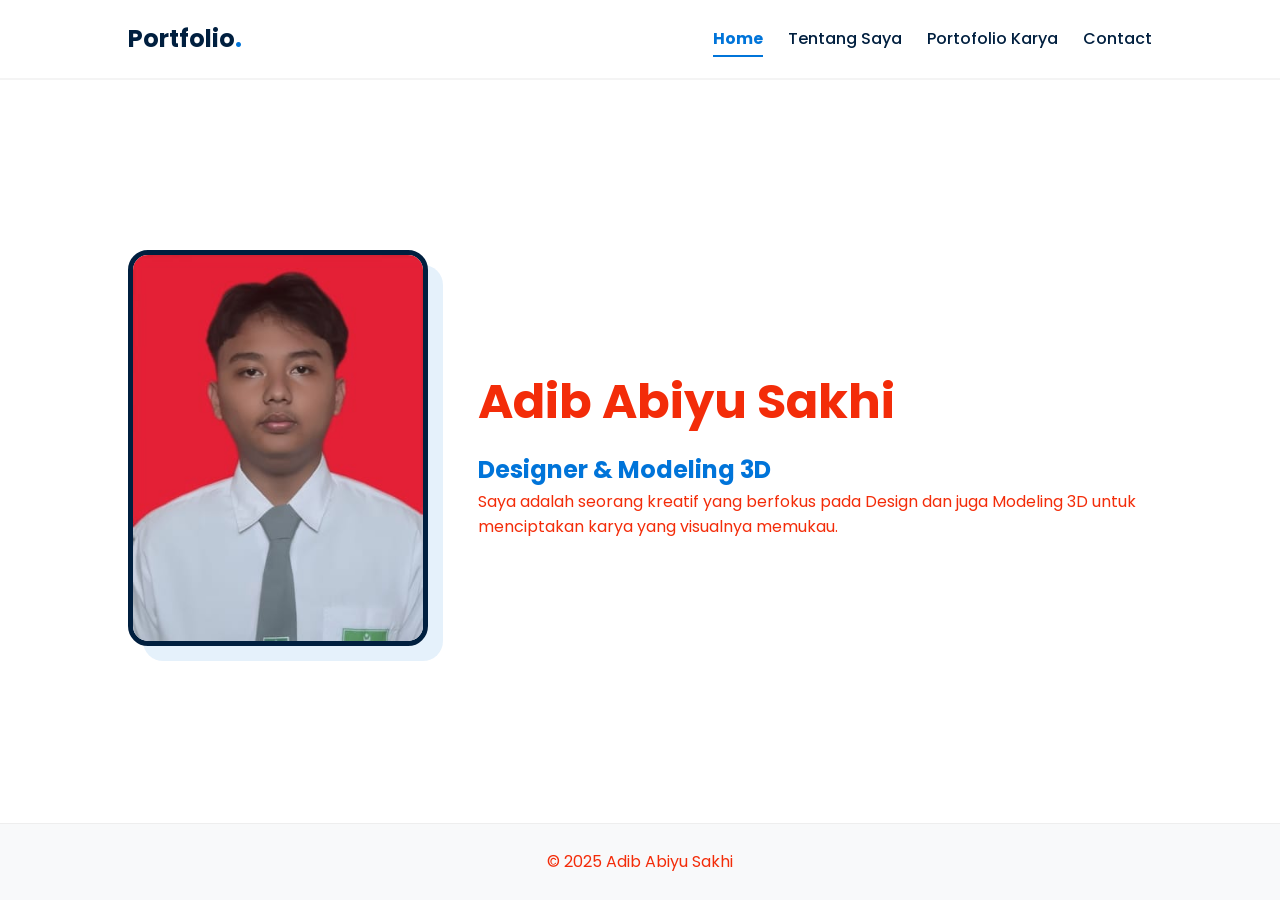
<file: UAS_Fortofolio/index.html>
<!DOCTYPE html>
<html lang="id">
<head>
    <meta charset="UTF-8">
    <title>Home - Adib Abiyu Sakhi</title>
    <link rel="stylesheet" href="style.css">
</head>
<body>
    <header>
        <nav>
            <div class="logo">Portfolio<span>.</span></div>
            <ul>
                <li><a href="index.html" class="active-link">Home</a></li>
                <li><a href="about.html">Tentang Saya</a></li>
                <li><a href="portfolio.html">Portofolio Karya</a></li>
                <li><a href="contact.html">Contact</a></li>
            </ul>
        </nav>
    </header>
    <main class="home-container">
        <div class="home-photo"><img src="image/sakhi.jpg" alt="Adib"></div>
        <div class="home-info">
            <h1>Adib Abiyu Sakhi</h1>
            <h2 style="color: #0074D9;">Designer & Modeling 3D</h2>
            <p>Saya adalah seorang kreatif yang berfokus pada Design dan juga Modeling 3D untuk menciptakan karya yang visualnya memukau.</p>
        </div>
    </main>
    <footer id="main-footer"><p>&copy; 2025 Adib Abiyu Sakhi</p></footer>
</body>
</html>
</file>
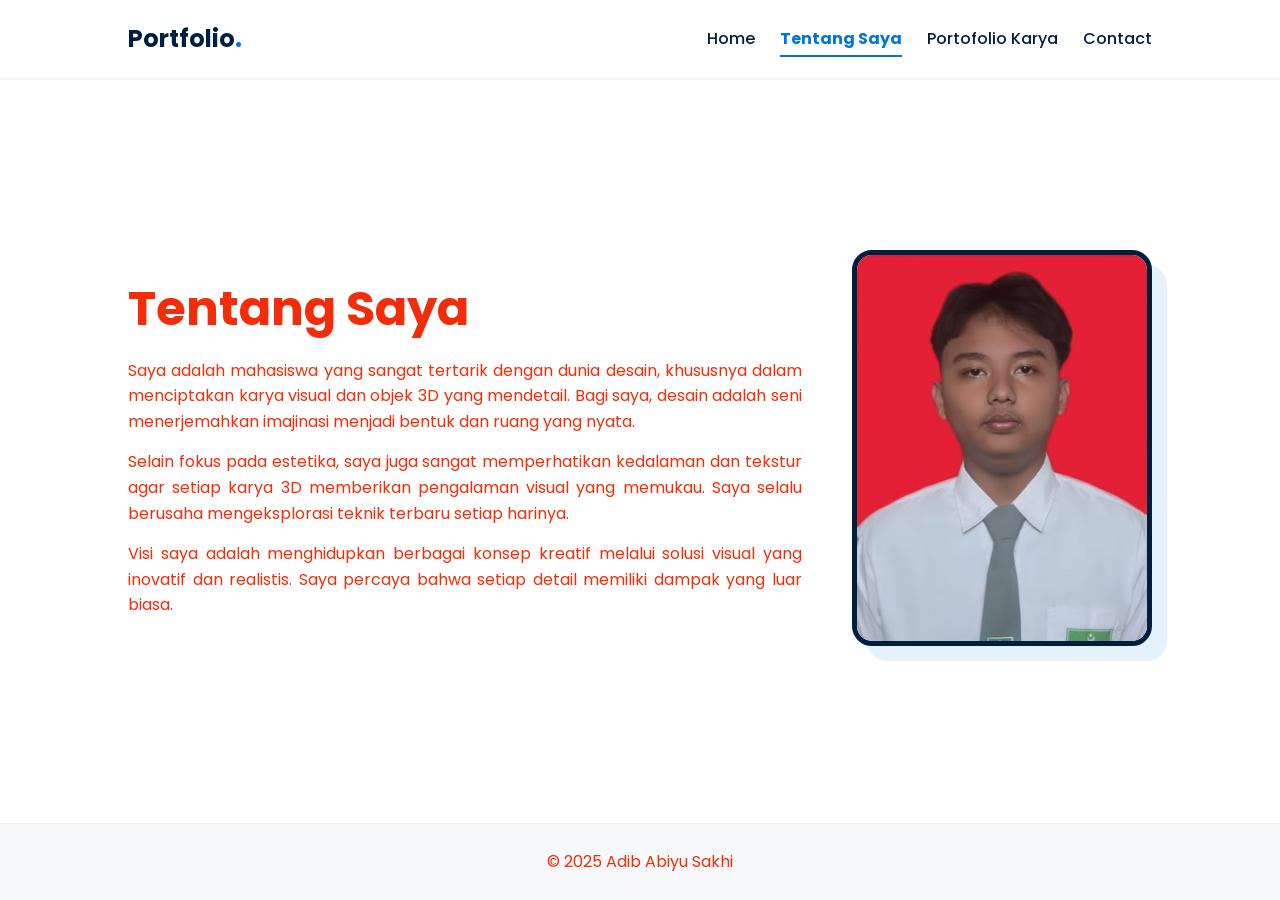
<file: UAS_Fortofolio/about.html>
<!DOCTYPE html>
<html lang="id">
<head>
    <meta charset="UTF-8">
    <title>Tentang Saya - Adib Abiyu Sakhi</title>
    <link rel="stylesheet" href="style.css">
</head>
<body>
    <header>
        <nav>
            <div class="logo">Portfolio<span>.</span></div>
            <ul>
                <li><a href="index.html">Home</a></li>
                <li><a href="about.html" class="active-link">Tentang Saya</a></li>
                <li><a href="portfolio.html">Portofolio Karya</a></li>
                <li><a href="contact.html">Contact</a></li>
            </ul>
        </nav>
    </header>
    <main class="about-main">
        <div class="about-text">
            <h1>Tentang Saya</h1>
            <p>Saya adalah mahasiswa yang sangat tertarik dengan dunia desain, khususnya dalam menciptakan karya visual dan objek 3D yang mendetail. Bagi saya, desain adalah seni menerjemahkan imajinasi menjadi bentuk dan ruang yang nyata.</p>
            <p>Selain fokus pada estetika, saya juga sangat memperhatikan kedalaman dan tekstur agar setiap karya 3D memberikan pengalaman visual yang memukau. Saya selalu berusaha mengeksplorasi teknik terbaru setiap harinya.</p>
            <p>Visi saya adalah menghidupkan berbagai konsep kreatif melalui solusi visual yang inovatif dan realistis. Saya percaya bahwa setiap detail memiliki dampak yang luar biasa.</p>
        </div>
        <div class="about-image">
            <img src="image/sakhi.jpg" alt="Adib Abiyu Sakhi">
        </div>
    </main>
    <footer id="main-footer"><p>&copy; 2025 Adib Abiyu Sakhi</p></footer>
</body>
</html>
</file>
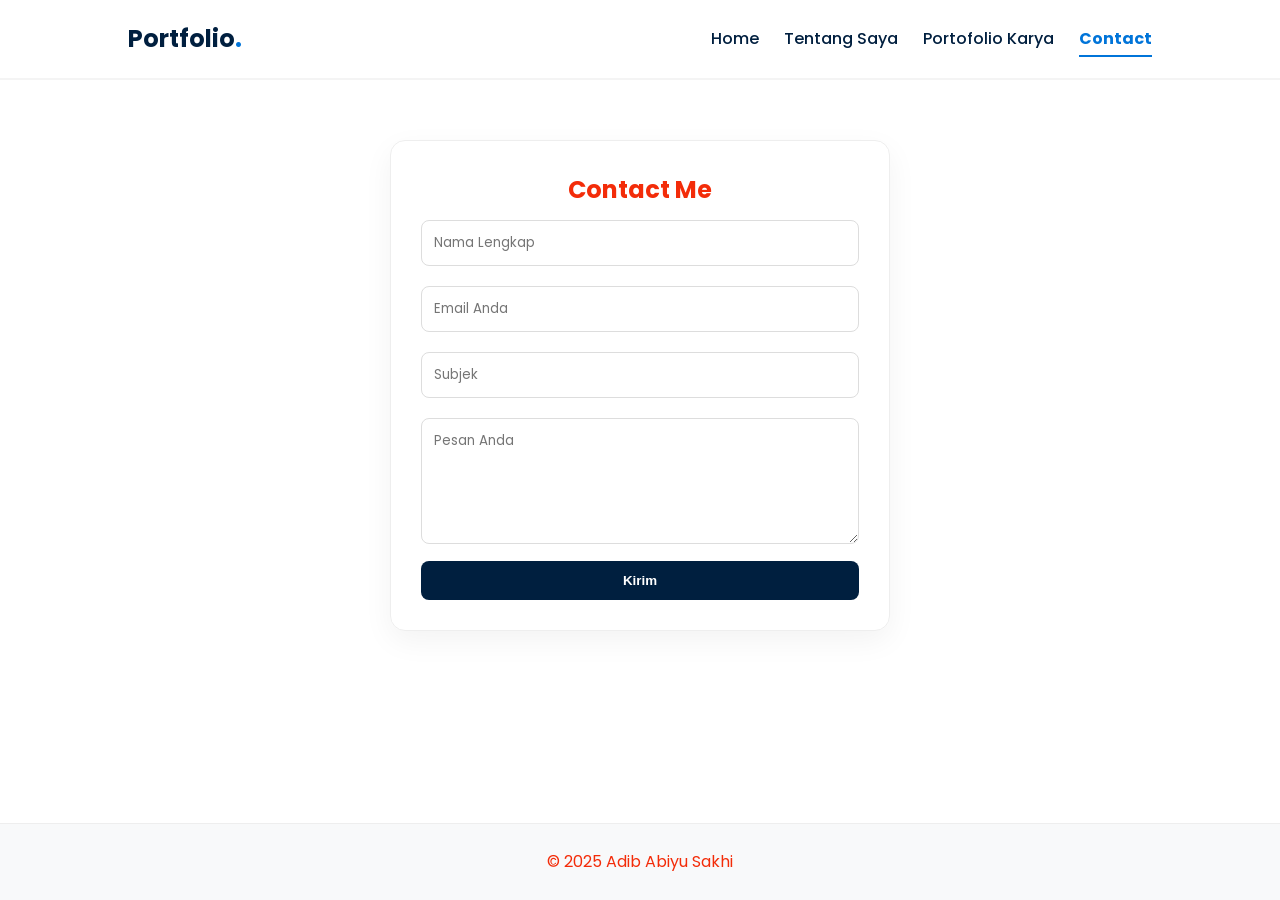
<file: UAS_Fortofolio/contact.html>
<!DOCTYPE html>
<html lang="id">
<head>
    <meta charset="UTF-8">
    <title>Contact - Adib Abiyu Sakhi</title>
    <link rel="stylesheet" href="style.css">
</head>
<body>
    <header>
        <nav>
            <div class="logo">Portfolio<span>.</span></div>
            <ul>
                <li><a href="index.html">Home</a></li>
                <li><a href="about.html">Tentang Saya</a></li>
                <li><a href="portfolio.html">Portofolio Karya</a></li>
                <li><a href="contact.html" class="active-link">Contact</a></li>
            </ul>
        </nav>
    </header>
    <main>
        <div class="contact-container">
            <h2>Contact Me</h2>
            <form onsubmit="validateForm(event)">
                <input type="text" id="nama" placeholder="Nama Lengkap">
                <input type="email" id="email" placeholder="Email Anda">
                <input type="text" id="subjek" placeholder="Subjek">
                <textarea id="pesan" rows="5" placeholder="Pesan Anda"></textarea>
                <button type="submit" id="btnKirim" 
                        onmouseover="addHoverEffect(this)" 
                        onmouseout="removeHoverEffect(this)" 
                        onclick="changeButtonText(this)">Kirim</button>
            </form>
        </div>
    </main>
    <footer id="main-footer"><p>&copy; 2025 Adib Abiyu Sakhi</p></footer>
    <script src="script.js"></script>
</body>
</html>
</file>
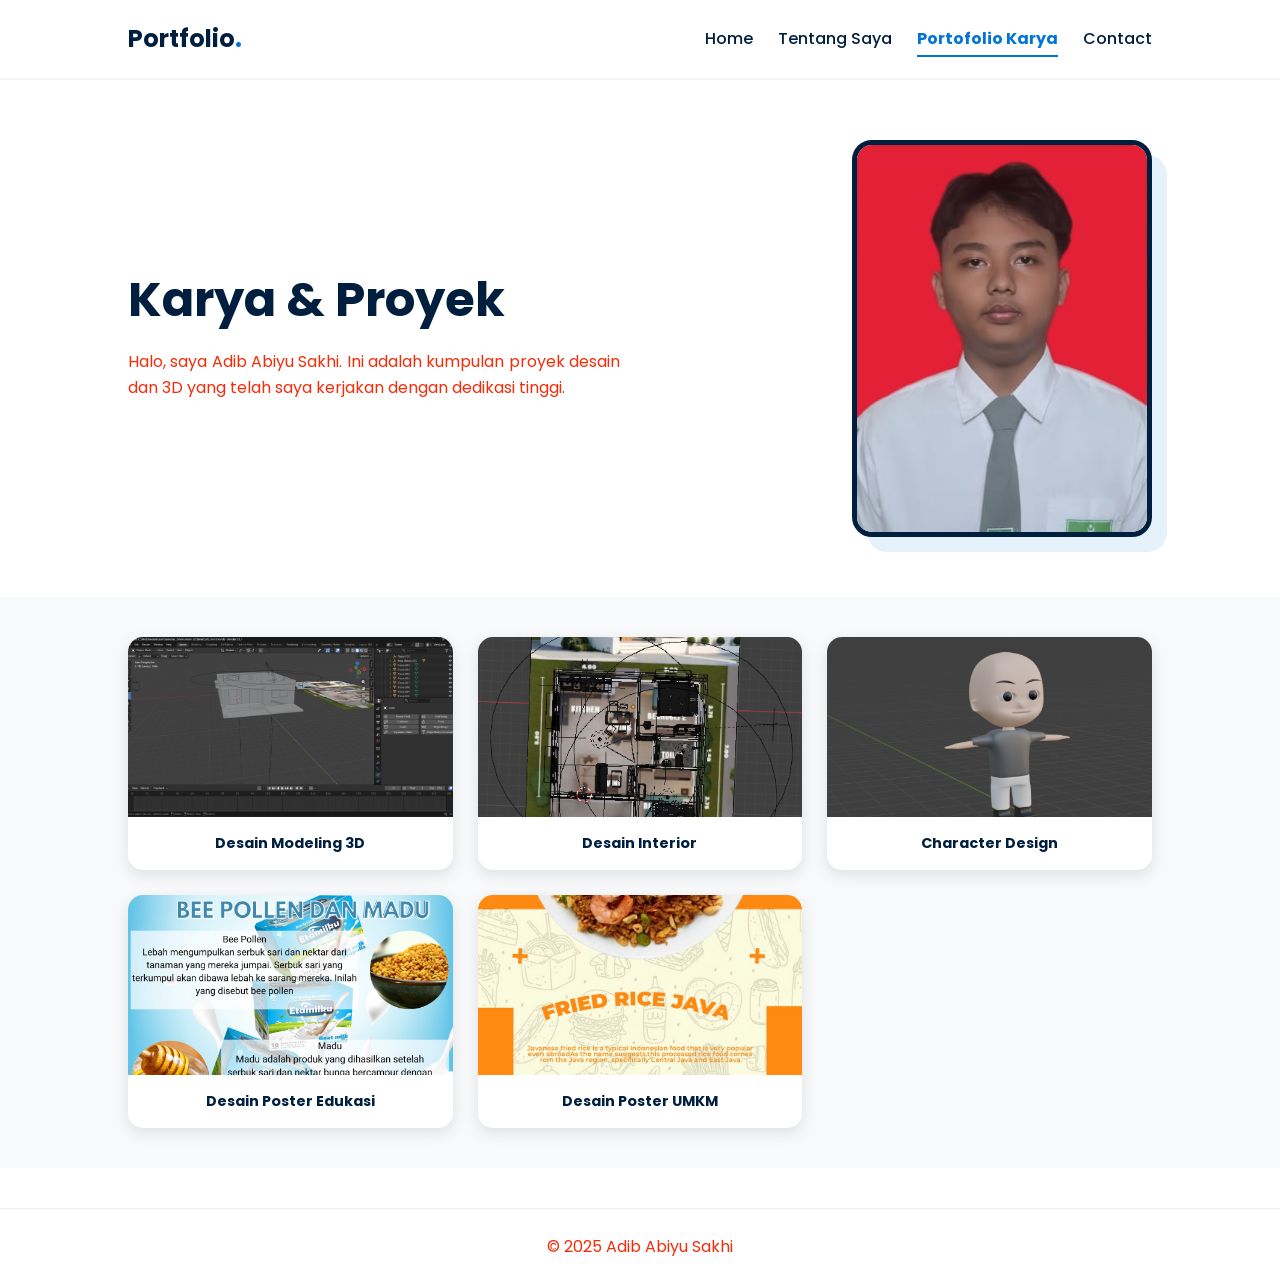
<file: UAS_Fortofolio/portfolio.html>
<!DOCTYPE html>
<html lang="id">
<head>
    <meta charset="UTF-8">
    <title>Portofolio Karya - Adib Abiyu Sakhi</title>
    <link rel="stylesheet" href="style.css">
    <style>
        /* CSS KHUSUS HALAMAN INI */
        nav ul li a.active-link { 
            color: #0074D9 !important; 
            font-weight: bold; 
            border-bottom: 2px solid #0074D9; 
            padding-bottom: 5px; 
        }

        .portfolio-main {
            display: flex;
            align-items: center;
            justify-content: space-between;
            padding: 60px 10%;
            gap: 40px;
        }

        .portfolio-text { flex: 1; }
        .portfolio-text h1 { font-size: 3rem; color: #001f3f; margin-bottom: 10px; }
        
        .portfolio-image { flex: 1; display: flex; justify-content: flex-end; }
        .portfolio-image img { 
            width: 100%; max-width: 300px; 
            border-radius: 20px; border: 5px solid #001f3f; 
        }

        /* GRID PROJECT JADI 5 KARTU */
        .project-section { padding: 40px 10%; background: #f8f9fa; }
        .project-grid { 
            display: grid; 
            grid-template-columns: repeat(3, 1fr); /* Tetap 3 kolom, baris kedua otomatis menyesuaikan */
            gap: 25px; 
        }

        .project-card { 
            background: white; 
            border-radius: 15px; 
            overflow: hidden;
            box-shadow: 0 5px 15px rgba(0,0,0,0.1);
            transition: 0.3s;
            display: flex;
            flex-direction: column;
        }

        .project-card:hover { transform: translateY(-10px); }

        .project-card img {
            width: 100%;
            height: 180px; 
            object-fit: cover; 
            background-color: #eee;
        }

        .project-info {
            padding: 15px;
            text-align: center;
            font-weight: bold;
            color: #001f3f;
            font-size: 0.9rem;
        }

        /* Footer Jarak Pas */
        #main-footer { 
            text-align: center; 
            padding: 25px; 
            background: #ffffff; 
            border-top: 1px solid #eee;
            margin-top: 40px;
        }

        /* Responsif HP */
        @media (max-width: 992px) {
            .project-grid { grid-template-columns: repeat(2, 1fr); }
        }
        @media (max-width: 768px) {
            .project-grid { grid-template-columns: 1fr; }
            .portfolio-main { flex-direction: column; text-align: center; }
            .portfolio-image { justify-content: center; }
        }
    </style>
</head>
<body style="display: flex; flex-direction: column; min-height: 100vh; margin: 0;">
    <header>
        <nav>
            <div class="logo">Portfolio<span>.</span></div>
            <ul>
                <li><a href="index.html">Home</a></li>
                <li><a href="about.html">Tentang Saya</a></li>
                <li><a href="portfolio.html" class="active-link">Portofolio Karya</a></li>
                <li><a href="contact.html">Contact</a></li>
            </ul>
        </nav>
    </header>

    <main style="flex: 1;">
        <section class="portfolio-main">
            <div class="portfolio-text">
                <h1>Karya & Proyek</h1>
                <p>Halo, saya Adib Abiyu Sakhi. Ini adalah kumpulan proyek desain dan 3D yang telah saya kerjakan dengan dedikasi tinggi.</p>
            </div>
            <div class="portfolio-image">
                <img src="image/sakhi.jpg" alt="Adib Abiyu Sakhi">
            </div>
        </section>

        <section class="project-section">
            <div class="project-grid">
                <div class="project-card">
                    <img src="image/Cuplikan layar 2025-12-17 222230.png" alt="Desain Modeling 3D">
                    <div class="project-info">Desain Modeling 3D</div>
                </div>

                <div class="project-card">
                    <img src="image/Cuplikan layar 2025-12-17 015501.png" alt="Desain Interior 3D">
                    <div class="project-info">Desain Interior</div>
                </div>

                <div class="project-card">
                    <img src="image/Cuplikan layar 2025-12-17 221754.png" alt="Character Design 3D">
                    <div class="project-info">Character Design</div>
                </div>

                <div class="project-card">
                    <img src="image/Gambar WhatsApp 2025-12-17 pukul 22.14.32_701980e3.jpg" alt="Desain Poster Edukasi">
                    <div class="project-info">Desain Poster Edukasi</div>
                </div>

                <div class="project-card">
                    <img src="image/nasi goreng.jpg" alt="Desain Poster UMKM">
                    <div class="project-info">Desain Poster UMKM</div>
                </div>
            </div>
        </section>
    </main>

    <footer id="main-footer">
        <p>&copy; 2025 Adib Abiyu Sakhi</p>
    </footer>
</body>
</html>
</file>
<file: UAS_Fortofolio/style.css>
@import url('https://fonts.googleapis.com/css2?family=Poppins:wght@300;400;600;700&display=swap');

/* --- 1. RESET MANUAL (Tanpa Bintang) --- */
html, body, header, nav, main, footer, div, h1, h2, h3, p, ul, li, form, input, textarea, section, img {
    margin: 0;
    padding: 0;
    box-sizing: border-box;
    font-family: 'Poppins', sans-serif;
}

body { 
    background-color: #ffffff; 
    color: #f32c09; 
    line-height: 1.6;
    display: flex;
    flex-direction: column;
    min-height: 100vh;
}

/* --- 2. NAVIGASI (Flexbox) --- */
header { 
    background: #ffffff; 
    padding: 20px 10%; 
    border-bottom: 2px solid #f4f4f4; 
}

nav { 
    display: flex; 
    justify-content: space-between; 
    align-items: center; 
}

.logo { font-size: 24px; font-weight: 700; color: #001f3f; }
.logo span { color: #0074D9; }

nav ul { display: flex; list-style: none; }
nav ul li { margin-left: 25px; }
nav ul li a { text-decoration: none; color: #001f3f; font-weight: 500; }

/* Link Aktif via Class */
nav ul li a.active-link { 
    color: #0074D9 !important; 
    font-weight: bold;
    border-bottom: 2px solid #0074D9; 
    padding-bottom: 5px;
}

/* --- 3. LAYOUT GLOBAL (Home & About) --- */
.home-container, .about-main, .portfolio-main { 
    display: flex; 
    align-items: center; 
    justify-content: center; 
    padding: 80px 10%; 
    gap: 50px; 
    flex: 1;
}

.home-photo img, .about-image img, .portfolio-image img { 
    width: 300px; 
    border-radius: 20px; 
    border: 5px solid #001f3f; 
    box-shadow: 15px 15px 0px rgba(0, 116, 217, 0.1);
}

.home-info h1, .about-text h1, .portfolio-text h1 { font-size: 3rem; margin-bottom: 10px; }
.about-text p, .portfolio-text p { text-align: justify; margin-bottom: 15px; }

/* --- 4. GRID PORTFOLIO --- */
.project-section { padding: 40px 10%; background: #f8f9fa; }
.project-grid { 
    display: grid; 
    grid-template-columns: repeat(3, 1fr); 
    gap: 25px; 
}

.project-card { 
    background: rgb(236, 236, 236); 
    border-radius: 15px; 
    overflow: hidden;
    box-shadow: 0 5px 15px rgba(0,0,0,0.1);
    transition: 0.3s;
    text-align: center;
}

.project-card:hover { transform: translateY(-10px); }
.project-card img { width: 100%; hi: 180px; object-fit: cover; }
.project-info { padding: 15px; font-weight: bold; color: #010000; }

/* --- 5. CONTACT FORM --- */
.contact-container {
    max-width: 500px; 
    margin: 60px auto; 
    padding: 30px; 
    border: 1px solid #eee; 
    border-radius: 15px;
    box-shadow: 0 10px 30px rgba(0,0,0,0.05); 
    text-align: center;
}

.contact-container input, .contact-container textarea {
    width: 100%; 
    padding: 12px; 
    margin: 10px 0;
    border: 1px solid #ddd; 
    border-radius: 8px;
}

#btnKirim {
    background: #001f3f; 
    color: #fff; 
    padding: 12px; 
    border: none;
    border-radius: 8px; 
    cursor: pointer; 
    font-weight: bold; 
    width: 100%;
    transition: 0.3s;
}

/* --- 6. FOOTER GLOBAL --- */
#main-footer { 
    text-align: center; 
    padding: 25px; 
    background: #f8f9fa; 
    border-top: 1px solid #eee; 
    margin-top: auto; 
}

/* --- 7. RESPONSIVE --- */
@media (max-width: 768px) {
    .home-container, .about-main, .portfolio-main { flex-direction: column; text-align: center; }
    .project-grid { grid-template-columns: 1fr; }
}
</file>
